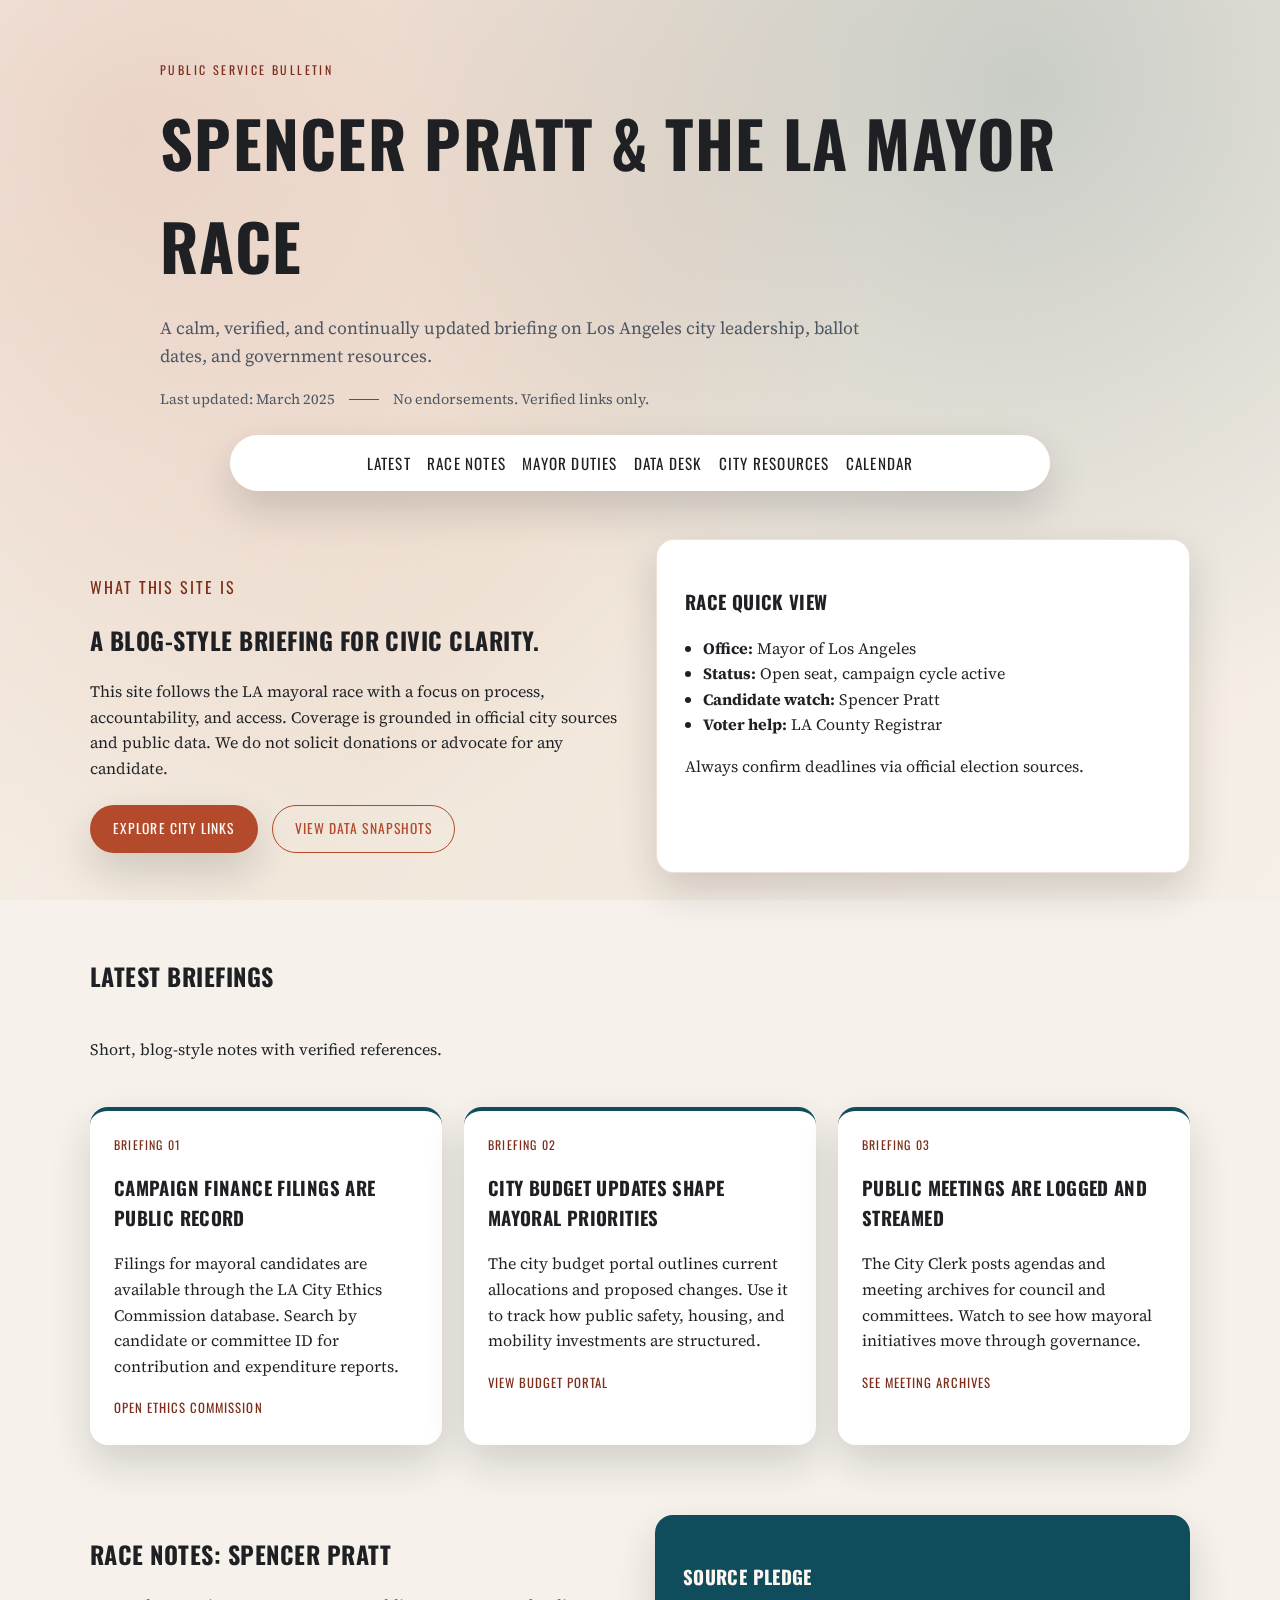
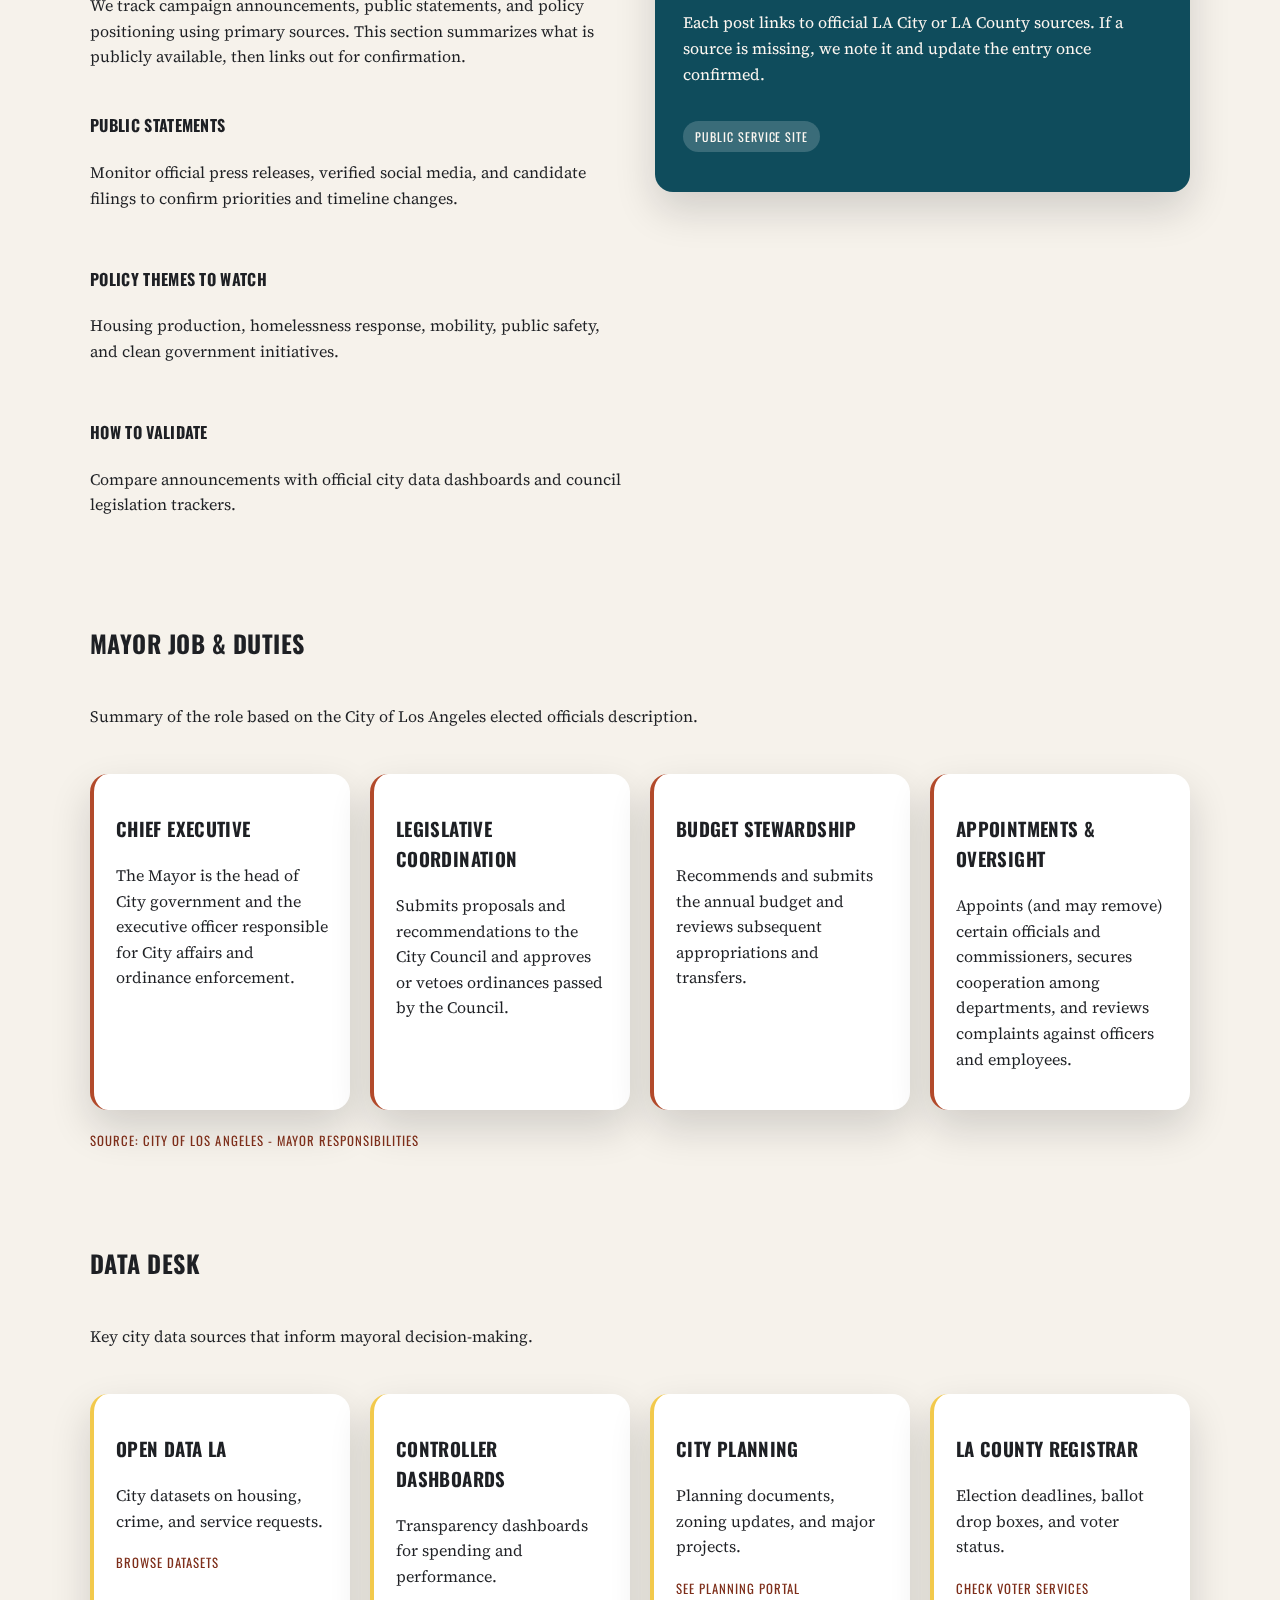
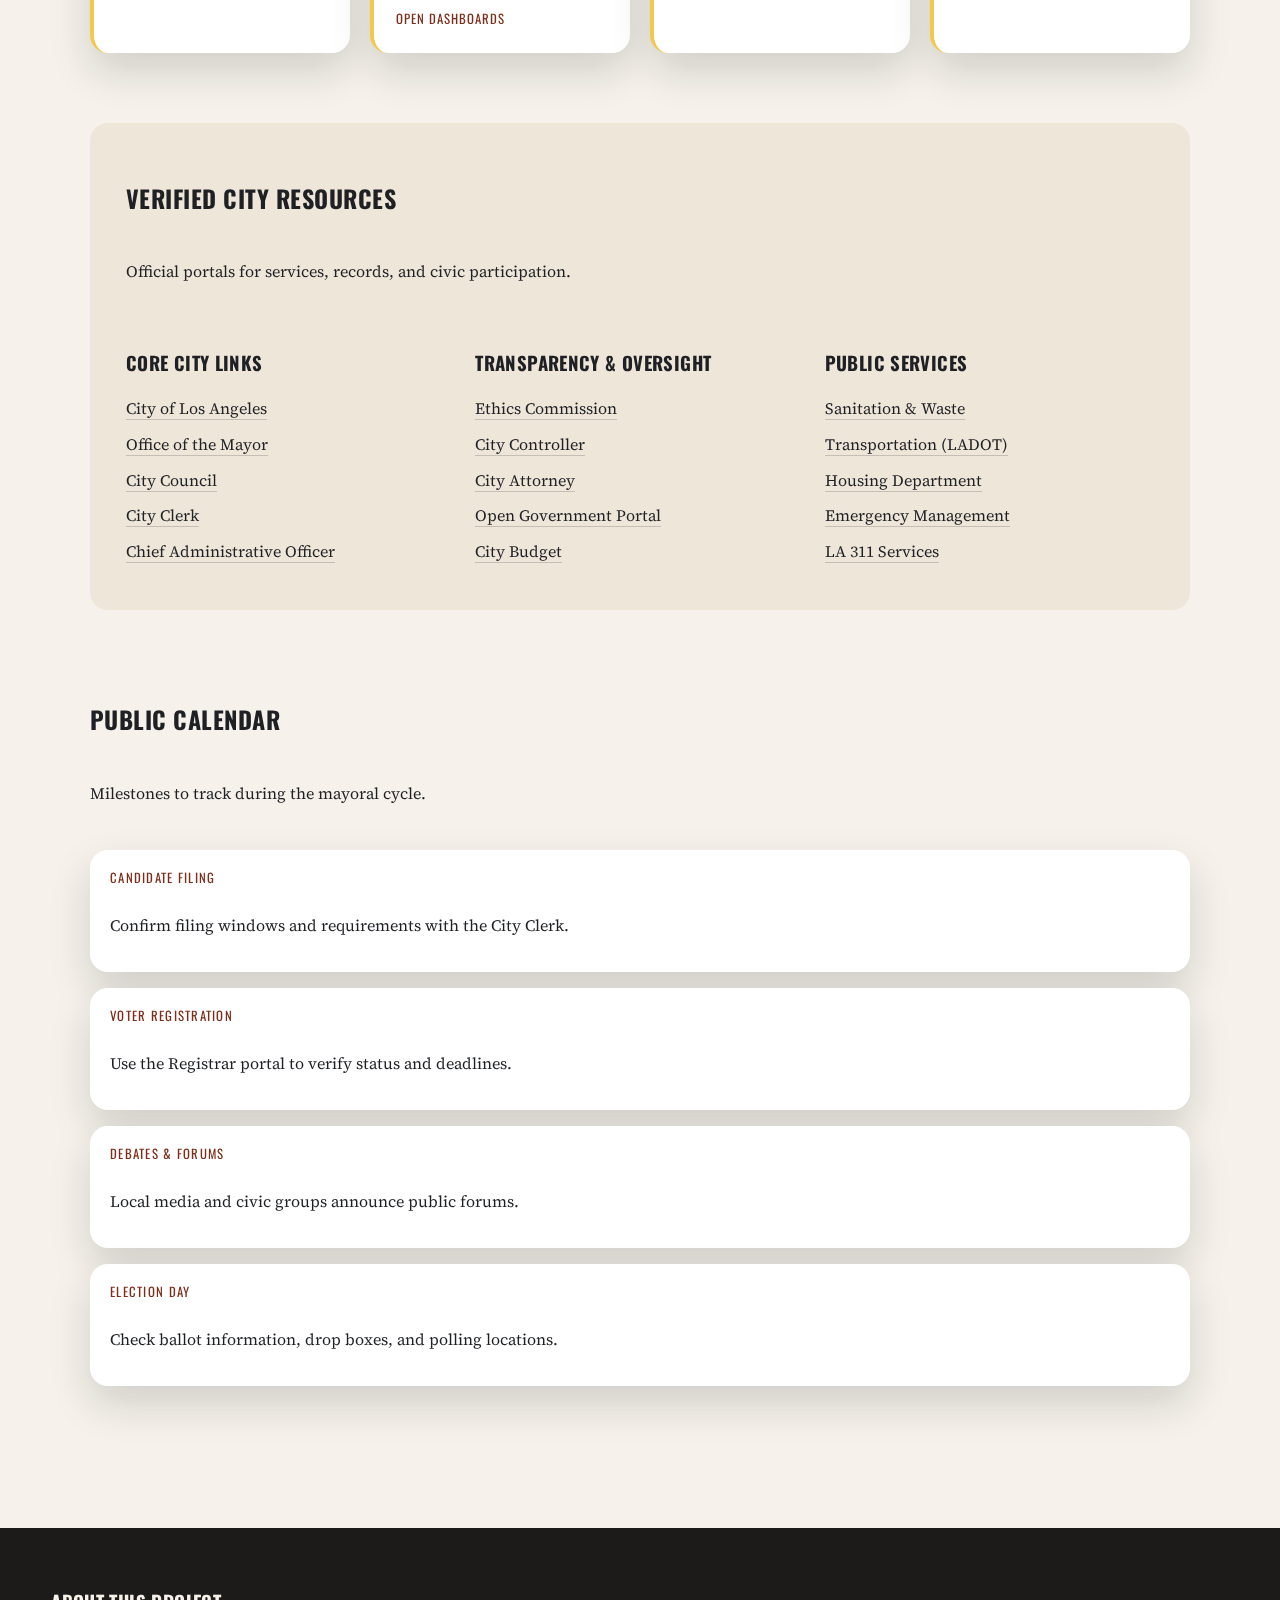
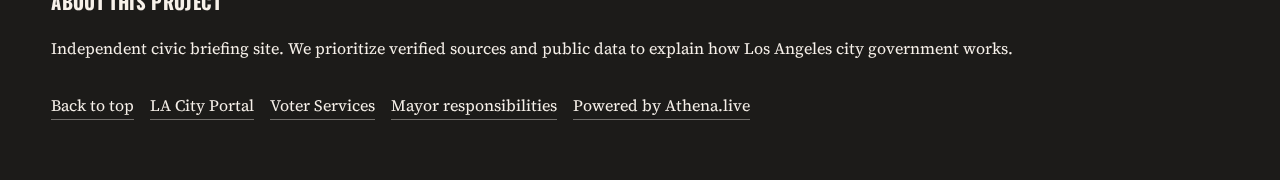
<file: index.html>
<!doctype html>
<html lang="en">
  <head>
    <meta charset="utf-8" />
    <meta name="viewport" content="width=device-width, initial-scale=1" />
    <title>Spencer Pratt for LA Mayor - Public Service Briefing</title>
    <meta
      name="description"
      content="A public-service blog tracking the Los Angeles mayoral race with verified city resources, timelines, and data."
    />
    <meta
      name="keywords"
      content="Los Angeles mayor, LA mayor race, Spencer Pratt, city government, LA city council, civic resources, public service, election information, LA city budget, LA ethics commission, voter resources"
    />
    <meta name="author" content="Public Service Briefing" />
    <meta name="robots" content="index, follow" />
    <meta property="og:title" content="Spencer Pratt for LA Mayor - Public Service Briefing" />
    <meta
      property="og:description"
      content="Verified city resources, timelines, and data on the Los Angeles mayoral race."
    />
    <meta property="og:type" content="website" />
    <meta property="og:locale" content="en_US" />
    <meta name="twitter:card" content="summary_large_image" />
    <meta
      name="twitter:title"
      content="Spencer Pratt for LA Mayor - Public Service Briefing"
    />
    <meta
      name="twitter:description"
      content="A public-service blog tracking the LA mayoral race with verified links and data."
    />
    <link rel="preconnect" href="https://fonts.googleapis.com" />
    <link rel="preconnect" href="https://fonts.gstatic.com" crossorigin />
    <link
      href="https://fonts.googleapis.com/css2?family=Oswald:wght@300;400;500;600&family=Source+Serif+4:opsz,wght@8..60,300;8..60,400;8..60,600&display=swap"
      rel="stylesheet"
    />
    <link rel="stylesheet" href="styles.css" />
  </head>
  <body>
    <div class="background-layer"></div>
    <header class="site-header">
      <div class="masthead">
        <p class="eyebrow">Public Service Bulletin</p>
        <h1>Spencer Pratt &amp; the LA Mayor Race</h1>
        <p class="subhead">
          A calm, verified, and continually updated briefing on Los Angeles city
          leadership, ballot dates, and government resources.
        </p>
        <div class="header-meta">
          <span>Last updated: March 2025</span>
          <span class="divider"></span>
          <span>No endorsements. Verified links only.</span>
        </div>
      </div>
      <nav class="site-nav" aria-label="Primary">
        <a href="#updates">Latest</a>
        <a href="#race-notes">Race Notes</a>
        <a href="#mayor-duties">Mayor Duties</a>
        <a href="#data">Data Desk</a>
        <a href="#resources">City Resources</a>
        <a href="#calendar">Calendar</a>
      </nav>
    </header>

    <main>
      <section class="hero">
        <div class="hero-copy">
          <p class="label">What this site is</p>
          <h2>A blog-style briefing for civic clarity.</h2>
          <p>
            This site follows the LA mayoral race with a focus on process,
            accountability, and access. Coverage is grounded in official city
            sources and public data. We do not solicit donations or advocate
            for any candidate.
          </p>
          <div class="hero-actions">
            <a class="button primary" href="#resources">Explore city links</a>
            <a class="button ghost" href="#data">View data snapshots</a>
          </div>
        </div>
        <div class="hero-card">
          <h3>Race Quick View</h3>
          <ul>
            <li><strong>Office:</strong> Mayor of Los Angeles</li>
            <li><strong>Status:</strong> Open seat, campaign cycle active</li>
            <li><strong>Candidate watch:</strong> Spencer Pratt</li>
            <li><strong>Voter help:</strong> LA County Registrar</li>
          </ul>
          <p class="note">
            Always confirm deadlines via official election sources.
          </p>
        </div>
      </section>

      <section id="updates" class="section">
        <div class="section-header">
          <h2>Latest Briefings</h2>
          <p>Short, blog-style notes with verified references.</p>
        </div>
        <div class="card-grid">
          <article class="post-card stagger-1">
            <p class="post-date">Briefing 01</p>
            <h3>Campaign finance filings are public record</h3>
            <p>
              Filings for mayoral candidates are available through the LA City
              Ethics Commission database. Search by candidate or committee ID
              for contribution and expenditure reports.
            </p>
            <a class="text-link" href="https://ethics.lacity.org/"
              >Open Ethics Commission</a
            >
          </article>
          <article class="post-card stagger-2">
            <p class="post-date">Briefing 02</p>
            <h3>City budget updates shape mayoral priorities</h3>
            <p>
              The city budget portal outlines current allocations and proposed
              changes. Use it to track how public safety, housing, and mobility
              investments are structured.
            </p>
            <a class="text-link" href="https://budget.lacity.gov/"
              >View budget portal</a
            >
          </article>
          <article class="post-card stagger-3">
            <p class="post-date">Briefing 03</p>
            <h3>Public meetings are logged and streamed</h3>
            <p>
              The City Clerk posts agendas and meeting archives for council and
              committees. Watch to see how mayoral initiatives move through
              governance.
            </p>
            <a class="text-link" href="https://clerk.lacity.gov/"
              >See meeting archives</a
            >
          </article>
        </div>
      </section>

      <section id="race-notes" class="section split">
        <div>
          <h2>Race Notes: Spencer Pratt</h2>
          <p>
            We track campaign announcements, public statements, and policy
            positioning using primary sources. This section summarizes what is
            publicly available, then links out for confirmation.
          </p>
          <div class="info-list">
            <div>
              <h4>Public Statements</h4>
              <p>
                Monitor official press releases, verified social media, and
                candidate filings to confirm priorities and timeline changes.
              </p>
            </div>
            <div>
              <h4>Policy Themes to Watch</h4>
              <p>
                Housing production, homelessness response, mobility, public
                safety, and clean government initiatives.
              </p>
            </div>
            <div>
              <h4>How to Validate</h4>
              <p>
                Compare announcements with official city data dashboards and
                council legislation trackers.
              </p>
            </div>
          </div>
        </div>
        <aside class="callout">
          <h3>Source Pledge</h3>
          <p>
            Each post links to official LA City or LA County sources. If a
            source is missing, we note it and update the entry once confirmed.
          </p>
          <p class="tag">Public Service Site</p>
        </aside>
      </section>

      <section id="mayor-duties" class="section duties">
        <div class="section-header">
          <h2>Mayor Job &amp; Duties</h2>
          <p>
            Summary of the role based on the City of Los Angeles elected
            officials description.
          </p>
        </div>
        <div class="duties-grid">
          <div class="duties-card">
            <h3>Chief executive</h3>
            <p>
              The Mayor is the head of City government and the executive
              officer responsible for City affairs and ordinance enforcement.
            </p>
          </div>
          <div class="duties-card">
            <h3>Legislative coordination</h3>
            <p>
              Submits proposals and recommendations to the City Council and
              approves or vetoes ordinances passed by the Council.
            </p>
          </div>
          <div class="duties-card">
            <h3>Budget stewardship</h3>
            <p>
              Recommends and submits the annual budget and reviews subsequent
              appropriations and transfers.
            </p>
          </div>
          <div class="duties-card">
            <h3>Appointments &amp; oversight</h3>
            <p>
              Appoints (and may remove) certain officials and commissioners,
              secures cooperation among departments, and reviews complaints
              against officers and employees.
            </p>
          </div>
        </div>
        <a
          class="text-link"
          href="https://lacity.gov/government/elected-officials/mayor"
        >
          Source: City of Los Angeles - Mayor responsibilities
        </a>
      </section>

      <section id="data" class="section">
        <div class="section-header">
          <h2>Data Desk</h2>
          <p>Key city data sources that inform mayoral decision-making.</p>
        </div>
        <div class="data-grid">
          <div class="data-card">
            <h3>Open Data LA</h3>
            <p>City datasets on housing, crime, and service requests.</p>
            <a class="text-link" href="https://data.lacity.org/"
              >Browse datasets</a
            >
          </div>
          <div class="data-card">
            <h3>Controller Dashboards</h3>
            <p>Transparency dashboards for spending and performance.</p>
            <a class="text-link" href="https://controller.lacity.gov/"
              >Open dashboards</a
            >
          </div>
          <div class="data-card">
            <h3>City Planning</h3>
            <p>Planning documents, zoning updates, and major projects.</p>
            <a class="text-link" href="https://planning.lacity.gov/"
              >See planning portal</a
            >
          </div>
          <div class="data-card">
            <h3>LA County Registrar</h3>
            <p>Election deadlines, ballot drop boxes, and voter status.</p>
            <a class="text-link" href="https://lavote.gov/"
              >Check voter services</a
            >
          </div>
        </div>
      </section>

      <section id="resources" class="section resources">
        <div class="section-header">
          <h2>Verified City Resources</h2>
          <p>Official portals for services, records, and civic participation.</p>
        </div>
        <div class="resource-columns">
          <div>
            <h3>Core City Links</h3>
            <ul>
              <li><a href="https://www.lacity.gov/">City of Los Angeles</a></li>
              <li><a href="https://mayor.lacity.gov/">Office of the Mayor</a></li>
              <li><a href="https://council.lacity.gov/">City Council</a></li>
              <li><a href="https://clerk.lacity.gov/">City Clerk</a></li>
              <li><a href="https://cao.lacity.gov/">Chief Administrative Officer</a></li>
            </ul>
          </div>
          <div>
            <h3>Transparency &amp; Oversight</h3>
            <ul>
              <li><a href="https://ethics.lacity.org/">Ethics Commission</a></li>
              <li><a href="https://controller.lacity.gov/">City Controller</a></li>
              <li><a href="https://cityattorney.lacity.gov/">City Attorney</a></li>
              <li><a href="https://open.lacity.org/">Open Government Portal</a></li>
              <li><a href="https://budget.lacity.gov/">City Budget</a></li>
            </ul>
          </div>
          <div>
            <h3>Public Services</h3>
            <ul>
              <li><a href="https://lacitysan.org/">Sanitation &amp; Waste</a></li>
              <li><a href="https://ladot.lacity.org/">Transportation (LADOT)</a></li>
              <li><a href="https://housing.lacity.org/">Housing Department</a></li>
              <li><a href="https://emergency.lacity.gov/">Emergency Management</a></li>
              <li><a href="https://myla311.lacity.org/">LA 311 Services</a></li>
            </ul>
          </div>
        </div>
      </section>

      <section id="calendar" class="section timeline">
        <div class="section-header">
          <h2>Public Calendar</h2>
          <p>Milestones to track during the mayoral cycle.</p>
        </div>
        <div class="timeline-track">
          <div class="timeline-item">
            <span>Candidate Filing</span>
            <p>Confirm filing windows and requirements with the City Clerk.</p>
          </div>
          <div class="timeline-item">
            <span>Voter Registration</span>
            <p>Use the Registrar portal to verify status and deadlines.</p>
          </div>
          <div class="timeline-item">
            <span>Debates &amp; Forums</span>
            <p>Local media and civic groups announce public forums.</p>
          </div>
          <div class="timeline-item">
            <span>Election Day</span>
            <p>Check ballot information, drop boxes, and polling locations.</p>
          </div>
        </div>
      </section>
    </main>

    <footer class="site-footer">
      <div>
        <h3>About This Project</h3>
        <p>
          Independent civic briefing site. We prioritize verified sources and
          public data to explain how Los Angeles city government works.
        </p>
      </div>
      <div class="footer-links">
        <a href="#updates">Back to top</a>
        <a href="https://www.lacity.gov/">LA City Portal</a>
        <a href="https://lavote.gov/">Voter Services</a>
        <a href="https://lacity.gov/government/elected-officials/mayor"
          >Mayor responsibilities</a
        >
        <a href="https://athena.live/">Powered by Athena.live</a>
      </div>
    </footer>
  </body>
</html>
</file>
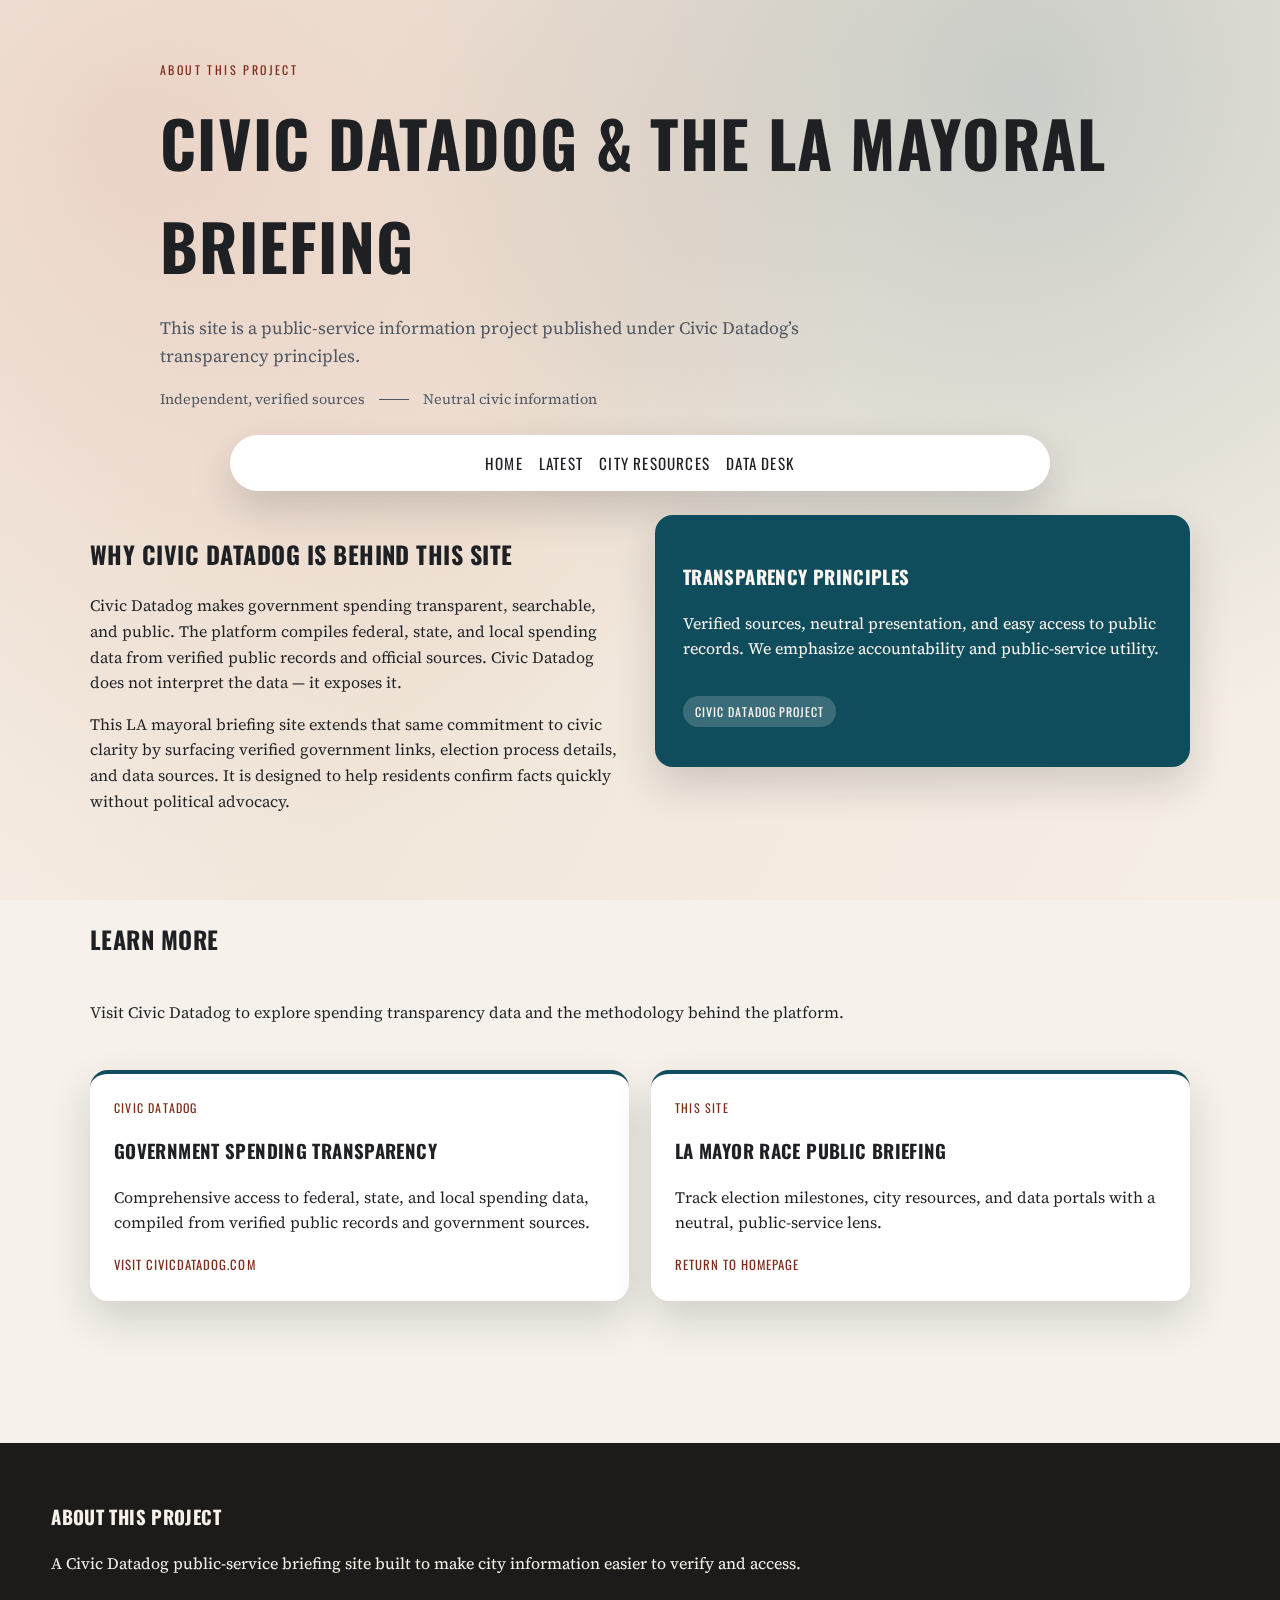
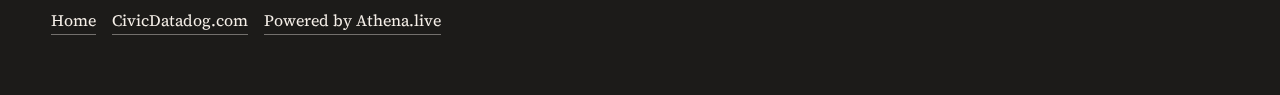
<file: about.html>
<!doctype html>
<html lang="en">
  <head>
    <meta charset="utf-8" />
    <meta name="viewport" content="width=device-width, initial-scale=1" />
    <title>About This Project - Civic Datadog</title>
    <meta
      name="description"
      content="About the public service briefing site and its relationship to Civic Datadog."
    />
    <meta
      name="keywords"
      content="Civic Datadog, government transparency, public records, spending data, civic information, LA mayor race, public service website"
    />
    <meta name="author" content="Civic Datadog" />
    <meta name="robots" content="index, follow" />
    <meta property="og:title" content="About This Project - Civic Datadog" />
    <meta
      property="og:description"
      content="Learn why this public service briefing site is part of Civic Datadog."
    />
    <meta property="og:type" content="website" />
    <meta property="og:locale" content="en_US" />
    <meta name="twitter:card" content="summary_large_image" />
    <meta name="twitter:title" content="About This Project - Civic Datadog" />
    <meta
      name="twitter:description"
      content="Civic Datadog publishes this site to support verified, neutral civic information."
    />
    <link rel="preconnect" href="https://fonts.googleapis.com" />
    <link rel="preconnect" href="https://fonts.gstatic.com" crossorigin />
    <link
      href="https://fonts.googleapis.com/css2?family=Oswald:wght@300;400;500;600&family=Source+Serif+4:opsz,wght@8..60,300;8..60,400;8..60,600&display=swap"
      rel="stylesheet"
    />
    <link rel="stylesheet" href="styles.css" />
  </head>
  <body>
    <div class="background-layer"></div>
    <header class="site-header">
      <div class="masthead">
        <p class="eyebrow">About This Project</p>
        <h1>Civic Datadog &amp; the LA Mayoral Briefing</h1>
        <p class="subhead">
          This site is a public-service information project published under
          Civic Datadog’s transparency principles.
        </p>
        <div class="header-meta">
          <span>Independent, verified sources</span>
          <span class="divider"></span>
          <span>Neutral civic information</span>
        </div>
      </div>
      <nav class="site-nav" aria-label="Primary">
        <a href="index.html">Home</a>
        <a href="index.html#updates">Latest</a>
        <a href="index.html#resources">City Resources</a>
        <a href="index.html#data">Data Desk</a>
      </nav>
    </header>

    <main>
      <section class="section split">
        <div>
          <h2>Why Civic Datadog is behind this site</h2>
          <p>
            Civic Datadog makes government spending transparent, searchable,
            and public. The platform compiles federal, state, and local spending
            data from verified public records and official sources. Civic
            Datadog does not interpret the data — it exposes it.
          </p>
          <p>
            This LA mayoral briefing site extends that same commitment to civic
            clarity by surfacing verified government links, election process
            details, and data sources. It is designed to help residents confirm
            facts quickly without political advocacy.
          </p>
        </div>
        <aside class="callout">
          <h3>Transparency Principles</h3>
          <p>
            Verified sources, neutral presentation, and easy access to public
            records. We emphasize accountability and public-service utility.
          </p>
          <p class="tag">Civic Datadog Project</p>
        </aside>
      </section>

      <section class="section">
        <div class="section-header">
          <h2>Learn more</h2>
          <p>
            Visit Civic Datadog to explore spending transparency data and the
            methodology behind the platform.
          </p>
        </div>
        <div class="card-grid">
          <article class="post-card">
            <p class="post-date">Civic Datadog</p>
            <h3>Government spending transparency</h3>
            <p>
              Comprehensive access to federal, state, and local spending data,
              compiled from verified public records and government sources.
            </p>
            <a class="text-link" href="https://civicdatadog.com/"
              >Visit CivicDatadog.com</a
            >
          </article>
          <article class="post-card">
            <p class="post-date">This Site</p>
            <h3>LA Mayor race public briefing</h3>
            <p>
              Track election milestones, city resources, and data portals with
              a neutral, public-service lens.
            </p>
            <a class="text-link" href="index.html">Return to homepage</a>
          </article>
        </div>
      </section>
    </main>

    <footer class="site-footer">
      <div>
        <h3>About This Project</h3>
        <p>
          A Civic Datadog public-service briefing site built to make city
          information easier to verify and access.
        </p>
      </div>
      <div class="footer-links">
        <a href="index.html">Home</a>
        <a href="https://civicdatadog.com/">CivicDatadog.com</a>
        <a href="https://athena.live/">Powered by Athena.live</a>
      </div>
    </footer>
  </body>
</html>
</file>
<file: styles.css>
:root {
  color-scheme: light;
  --ink: #1e2024;
  --ink-muted: #4d5561;
  --paper: #f6f2eb;
  --sand: #efe6da;
  --accent: #b24a2b;
  --accent-dark: #7d2e1a;
  --sea: #0f4c5c;
  --highlight: #f2c94c;
  --card: #ffffff;
  --shadow: 0 18px 40px rgba(18, 20, 24, 0.16);
  --radius: 18px;
  --display: "Oswald", "Helvetica Neue", Arial, sans-serif;
  --body: "Source Serif 4", "Times New Roman", serif;
}

* {
  box-sizing: border-box;
}

body {
  margin: 0;
  font-family: var(--body);
  color: var(--ink);
  background: var(--paper);
  line-height: 1.6;
}

.background-layer {
  position: fixed;
  inset: 0;
  z-index: -1;
  background:
    radial-gradient(circle at 10% 15%, rgba(178, 74, 43, 0.18), transparent 55%),
    radial-gradient(circle at 80% 10%, rgba(15, 76, 92, 0.18), transparent 50%),
    linear-gradient(120deg, #f9f5ee 0%, #f1e7db 45%, #f6efe6 100%);
}

.site-header {
  padding: 48px clamp(20px, 4vw, 72px) 24px;
}

.masthead {
  max-width: 960px;
  margin: 0 auto 24px;
  animation: fadeUp 0.8s ease both;
}

.eyebrow {
  letter-spacing: 0.2em;
  font-size: 0.75rem;
  text-transform: uppercase;
  color: var(--accent-dark);
  margin-bottom: 12px;
  font-family: var(--display);
}

h1,
h2,
h3,
h4 {
  font-family: var(--display);
  text-transform: uppercase;
  letter-spacing: 0.02em;
}

h1 {
  font-size: clamp(2.6rem, 5vw, 4.5rem);
  margin: 0 0 12px;
}

.subhead {
  font-size: 1.1rem;
  color: var(--ink-muted);
  max-width: 720px;
}

.header-meta {
  display: flex;
  align-items: center;
  gap: 14px;
  font-size: 0.9rem;
  color: var(--ink-muted);
  margin-top: 18px;
}

.divider {
  width: 30px;
  height: 1px;
  background: var(--ink-muted);
  display: inline-block;
}

.site-nav {
  display: flex;
  flex-wrap: wrap;
  gap: 16px;
  justify-content: center;
  padding: 16px;
  background: var(--card);
  border-radius: 999px;
  max-width: 820px;
  margin: 0 auto;
  box-shadow: var(--shadow);
  animation: fadeUp 0.9s ease both;
}

.site-nav a {
  text-decoration: none;
  font-family: var(--display);
  font-size: 0.95rem;
  color: var(--ink);
  text-transform: uppercase;
  letter-spacing: 0.08em;
  transition: color 0.2s ease;
}

.site-nav a:hover,
.site-nav a:focus {
  color: var(--accent);
}

main {
  padding: 0 clamp(20px, 4vw, 72px) 72px;
}

.hero {
  display: grid;
  grid-template-columns: repeat(auto-fit, minmax(280px, 1fr));
  gap: 32px;
  align-items: stretch;
  max-width: 1100px;
  margin: 24px auto 64px;
}

.hero-copy {
  padding: 20px 0;
  animation: fadeUp 0.9s ease both;
}

.label {
  color: var(--accent-dark);
  font-family: var(--display);
  letter-spacing: 0.12em;
  text-transform: uppercase;
  margin-bottom: 10px;
}

.hero-card {
  background: var(--card);
  border-radius: var(--radius);
  padding: 28px;
  box-shadow: var(--shadow);
  border: 1px solid rgba(178, 74, 43, 0.18);
  animation: fadeUp 1s ease both;
}

.hero-card ul {
  padding-left: 18px;
  margin-top: 16px;
}

.hero-actions {
  display: flex;
  flex-wrap: wrap;
  gap: 14px;
  margin-top: 24px;
}

.button {
  text-decoration: none;
  padding: 12px 22px;
  border-radius: 999px;
  font-family: var(--display);
  text-transform: uppercase;
  letter-spacing: 0.08em;
  font-size: 0.85rem;
  border: 1px solid transparent;
  transition: transform 0.2s ease, box-shadow 0.2s ease;
}

.button.primary {
  background: var(--accent);
  color: #fffaf4;
  box-shadow: var(--shadow);
}

.button.ghost {
  border-color: var(--accent);
  color: var(--accent);
  background: transparent;
}

.button:hover,
.button:focus {
  transform: translateY(-2px);
}

.section {
  max-width: 1100px;
  margin: 0 auto 70px;
}

.section-header {
  display: flex;
  flex-direction: column;
  gap: 6px;
  margin-bottom: 28px;
}

.card-grid {
  display: grid;
  grid-template-columns: repeat(auto-fit, minmax(240px, 1fr));
  gap: 22px;
}

.post-card {
  background: var(--card);
  border-radius: var(--radius);
  padding: 24px;
  box-shadow: var(--shadow);
  border-top: 4px solid var(--sea);
  animation: fadeUp 0.8s ease both;
}

.post-date {
  font-family: var(--display);
  color: var(--accent-dark);
  letter-spacing: 0.1em;
  text-transform: uppercase;
  font-size: 0.75rem;
  margin: 0 0 10px;
}

.text-link {
  font-family: var(--display);
  text-transform: uppercase;
  letter-spacing: 0.08em;
  font-size: 0.8rem;
  color: var(--accent-dark);
  text-decoration: none;
}

.text-link:hover,
.text-link:focus {
  color: var(--accent);
}

.split {
  display: grid;
  grid-template-columns: repeat(auto-fit, minmax(280px, 1fr));
  gap: 30px;
  align-items: start;
}

.info-list {
  display: grid;
  gap: 18px;
  margin-top: 22px;
}

.callout {
  background: var(--sea);
  color: #fdf7f1;
  border-radius: var(--radius);
  padding: 28px;
  box-shadow: var(--shadow);
}

.callout .tag {
  display: inline-block;
  margin-top: 18px;
  padding: 6px 12px;
  border-radius: 999px;
  background: rgba(255, 255, 255, 0.18);
  font-family: var(--display);
  text-transform: uppercase;
  letter-spacing: 0.08em;
  font-size: 0.75rem;
}

.data-grid {
  display: grid;
  grid-template-columns: repeat(auto-fit, minmax(220px, 1fr));
  gap: 20px;
}

.duties-grid {
  display: grid;
  grid-template-columns: repeat(auto-fit, minmax(230px, 1fr));
  gap: 20px;
  margin-bottom: 18px;
}

.duties-card {
  background: var(--card);
  border-radius: var(--radius);
  padding: 22px;
  border-left: 4px solid var(--accent);
  box-shadow: var(--shadow);
}

.data-card {
  background: var(--card);
  border-radius: var(--radius);
  padding: 22px;
  border-left: 4px solid var(--highlight);
  box-shadow: var(--shadow);
  animation: fadeUp 0.9s ease both;
}

.resources {
  background: var(--sand);
  border-radius: var(--radius);
  padding: 36px;
}

.resource-columns {
  display: grid;
  grid-template-columns: repeat(auto-fit, minmax(220px, 1fr));
  gap: 20px;
}

.resource-columns ul {
  list-style: none;
  padding: 0;
  margin: 0;
}

.resource-columns li {
  margin-bottom: 10px;
}

.resource-columns a {
  color: var(--ink);
  text-decoration: none;
  border-bottom: 1px solid rgba(30, 32, 36, 0.2);
}

.resource-columns a:hover,
.resource-columns a:focus {
  color: var(--accent);
  border-color: var(--accent);
}

.timeline-track {
  display: grid;
  gap: 16px;
}

.timeline-item {
  background: var(--card);
  border-radius: var(--radius);
  padding: 18px 20px;
  box-shadow: var(--shadow);
  display: grid;
  gap: 8px;
}

.timeline-item span {
  font-family: var(--display);
  text-transform: uppercase;
  letter-spacing: 0.1em;
  font-size: 0.8rem;
  color: var(--accent-dark);
}

.provider {
  background: var(--card);
  border-radius: var(--radius);
  padding: 32px;
  box-shadow: var(--shadow);
}

.provider-card {
  border-top: 1px solid rgba(30, 32, 36, 0.12);
  padding-top: 18px;
  display: grid;
  gap: 10px;
}

.provider-card .text-link {
  display: inline-block;
  margin-right: 14px;
}

.site-footer {
  padding: 40px clamp(20px, 4vw, 72px) 60px;
  display: grid;
  gap: 16px;
  background: #1c1b19;
  color: #f7f1ea;
}

.footer-links {
  display: flex;
  flex-wrap: wrap;
  gap: 16px;
}

.footer-links a {
  color: #f7f1ea;
  text-decoration: none;
  border-bottom: 1px solid rgba(247, 241, 234, 0.4);
}

.footer-links a:hover,
.footer-links a:focus {
  color: var(--highlight);
  border-color: var(--highlight);
}

.stagger-1 {
  animation-delay: 0.1s;
}

.stagger-2 {
  animation-delay: 0.2s;
}

.stagger-3 {
  animation-delay: 0.3s;
}

@keyframes fadeUp {
  from {
    opacity: 0;
    transform: translateY(16px);
  }
  to {
    opacity: 1;
    transform: translateY(0);
  }
}

@media (max-width: 720px) {
  .site-nav {
    border-radius: 24px;
  }

  .header-meta {
    flex-direction: column;
    align-items: flex-start;
  }

  .divider {
    display: none;
  }

  .resources {
    padding: 24px;
  }
}
</file>
